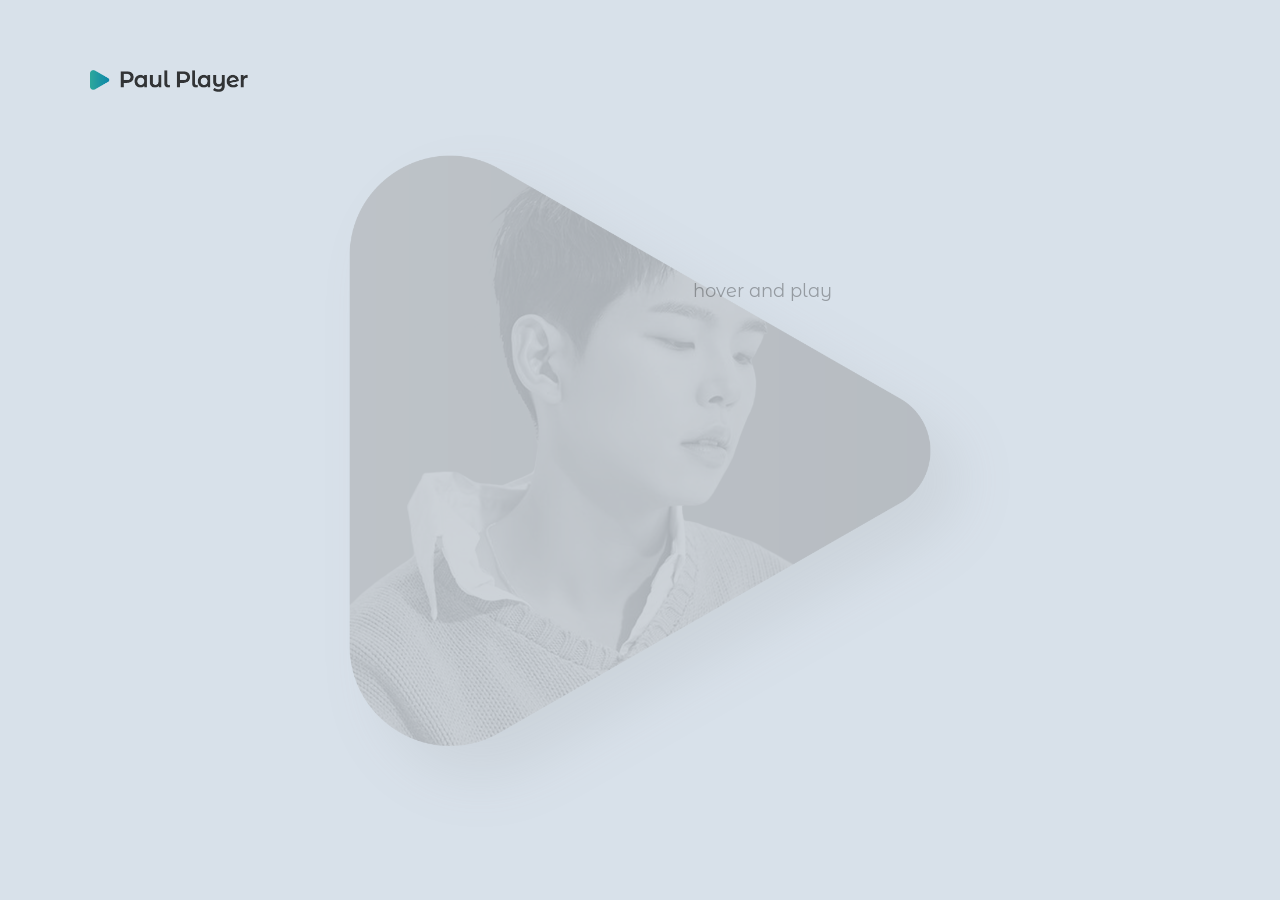
<file: index.html>
<!DOCTYPE html>
<html lang="ko">
<head>
    <meta charset="UTF-8">
    <meta name="viewport" content="width=device-width, initial-scale=1.0">
    <title>Paul Player</title>
    <link href="https://fonts.googleapis.com/css2?family=Montserrat+Alternates:wght@200;300;400;500;600;700&family=Noto+Sans+KR:wght@300;400;500;700&display=swap" rel="stylesheet">
    <link rel="stylesheet" type="text/css" href="./css/style.css"/>
</head>
<body>
    <div id="wrap">
        <h1><a href="./main.html"><img src="./img/logo.png" alt = "logo" class="img-logo" width="158"></a></h1>
        <div id="paul-player">
            <a class="imgA" href="./paulkim.html"><img src = "./img/paulplayer.png" alt = "paulplayer" class="img-paulplayer"/></a>
            <h1 class="h1-paul">Paul Kim</h1>
            <img src = "./img/pause.png" alt = "pause" class="img-pause"/>
            <div class="music-graph-all">
                <div class="graph" >Graph</div>
                <div class="graph" >Graph</div>
                <div class="graph" >Graph</div>
                <div class="graph" >Graph</div>
                <div class="graph" >Graph</div>
            </div>
            <h1 class="h1-player">Player</h1>
            <img src = "./img/stop.png" alt = "stop" class="img-stop"/>
            <p>hover and play</p>
        </div>
    </div>
    <script type="text/javascript" src="./js/Mainscript.js"></script>
</body>
</html>
</file>
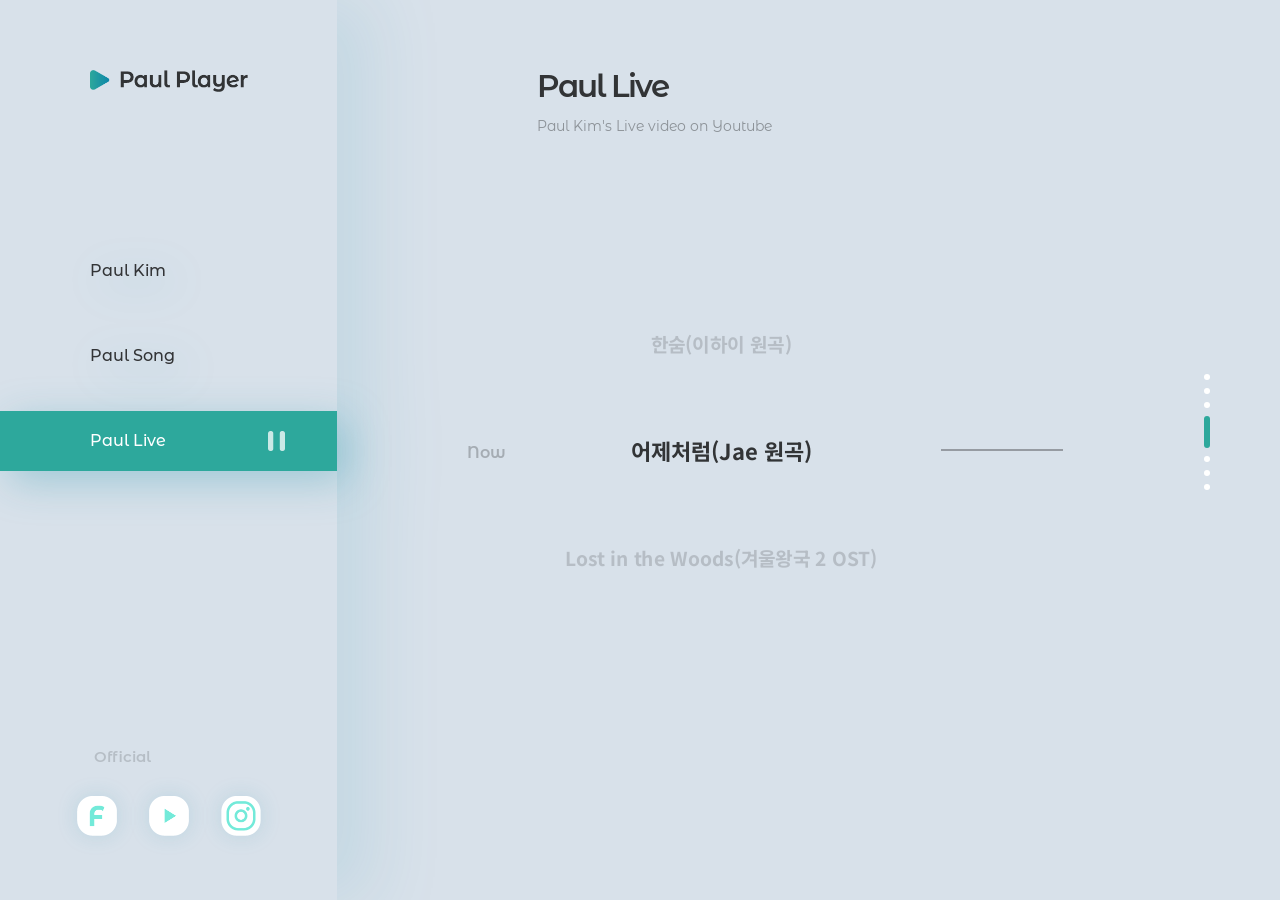
<file: live.html>
<!DOCTYPE html>
<html lang="ko">
<head>
    <meta charset="UTF-8">
    <meta name="viewport" content="width=device-width, initial-scale=1.0">
    <title>Paul Player_Live</title>
    <link href="https://fonts.googleapis.com/css2?family=Montserrat+Alternates:wght@200;300;400;500;600;700&family=Noto+Sans+KR:wght@300;400;500;700&display=swap" rel="stylesheet">
    <link rel="stylesheet" type="text/css" href="./css/headerStyle.css"/>
    <link rel="stylesheet" type="text/css" href="./css/live.css"/>
</head>
<body>
    <div id="wrap">
        <header>
            <h1><a href="./index.html"><img src="./img/logo.png" class="img-logo" alt = "logo" width="158"></a></h1>
            <nav>
                <ul>
                    <a href="./paulkim.html" class="nav-paul" target = "_self">Paul Kim<img src="./img/pause.png" class="nav-pause" alt = "nav-pause" height = "20" /></a>
                    <a href="./song.html" class="nav-song" target = "_self">Paul Song<img src="./img/pause.png" class="nav-pause" alt = "nav-pause" height = "20" /></a>
                    <a href="./live.html" class="nav-live" target = "_self">Paul Live<img src="./img/pause.png" class="nav-pause" alt = "nav-pause" height = "20" /></a>
                </ul>
            </nav>
            
            <div class="official-container">
                <h2>Official</h2>
                <div id = "official-btn">
                    <a href="https://ko-kr.facebook.com/hoonhoonpaul/" target = "_blank"><img src="./img/facebook.png" class = "img-facebook "alt = "facebook" width="40" /></a>
                    <a href="https://www.youtube.com/channel/UCFjKZImEGGPqOz7P9UZ0IlQ" target = "_blank"><img src="./img/youtube.png" class = "img-youtube "alt = "youtube" width="40" /></a>
                    <a href="https://www.instagram.com/pkalbum/?hl=ko" target = "_blank"><img src="./img/instagram.png" class = "img-instagram "alt = "instagram" width="40" /></a>
                </div>
            </div>
        </header>
        <main>
            <div id = "livePage">
                <h2>Paul Live</h2>
                <p>Paul Kim's Live video on Youtube</p>
            </div>
            <div class="live-content">
                <p>Now</p>
                <div class = "live-area">
                    <div class="live-title">
                        <h3>여름밤(Herz Analog 원곡)</h3>
                        <h3>꽃길(김세정 원곡)</h3>
                        <h3>한숨(이하이 원곡)</h3>
                        <h3>어제처럼(Jae 원곡)</h3>
                        <h3>Lost in the Woods(겨울왕국 2 OST)</h3>
                        <h3>Day by Day(As One 원곡)</h3>
                        <h3>I'm not the Only One(Sam Smith 원곡)</h3>
                    </div>
                </div>
                <hr/>
                <div class="live-video">
                    <!-- live video content 영역(ifram) -->
                    <iframe width="640" height="360" src="https://www.youtube.com/embed/LjRM8huiOFw?controls=2" frameborder="0" allow="accelerometer; autoplay; encrypted-media; gyroscope; picture-in-picture" allowfullscreen></iframe>
                    <iframe width="640" height="360" src="https://www.youtube.com/embed/r13bBaKoQc4?controls=2" frameborder="0" allow="accelerometer; autoplay; encrypted-media; gyroscope; picture-in-picture" allowfullscreen></iframe>
                    <iframe width="640" height="360" src="https://www.youtube.com/embed/pnrux-ZrGXE?controls=2" frameborder="0" allow="accelerometer; autoplay; encrypted-media; gyroscope; picture-in-picture" allowfullscreen></iframe>
                    <iframe width="640" height="360" src="https://www.youtube.com/embed/hJHdy2Y4yHE?controls=2" frameborder="0" allow="accelerometer; autoplay; encrypted-media; gyroscope; picture-in-picture" allowfullscreen></iframe>
                    <iframe width="640" height="360" src="https://www.youtube.com/embed/KfIFSJw65zc?controls=2" frameborder="0" allow="accelerometer; autoplay; encrypted-media; gyroscope; picture-in-picture" allowfullscreen></iframe>
                    <iframe width="640" height="360" src="https://www.youtube.com/embed/vbAiJH1A2iA?controls=2" frameborder="0" allow="accelerometer; autoplay; encrypted-media; gyroscope; picture-in-picture" allowfullscreen></iframe>
                    <iframe width="640" height="360" src="https://www.youtube.com/embed/zQGtlVsaRJ4?controls=2" frameborder="0" allow="accelerometer; autoplay; encrypted-media; gyroscope; picture-in-picture" allowfullscreen></iframe>
                </div>
                <div class="loading_con">
                    <img src="./img/y_loding.png" width="34" alt="로딩이미지"/>
                    <p>Loading videos</p>
                </div>
            </div>
            <div class="youtube-status-container">
                <div>
                    <div class="y-status ">ys</div>
                    <div class="y-status ">ys</div>
                    <div class="y-status ">ys</div>
                    <div class="y-status ">ys</div>
                    <div class="y-status ">ys</div>
                    <div class="y-status ">ys</div>
                    <div class="y-status ">ys</div>
                </div>
            </div>
        </main>
    </div>
    <script type="text/javascript" src="./js/HeaderScript.js"></script>
    <script type="text/javascript" src="./js/Livescript.js"></script>
</body>
</html>
</file>
<file: css/style.css>
*{margin:0;padding:0;font-family: 'Montserrat Alternates', sans-serif;}

/* font-family: 'Noto Sans KR', sans-serif; */
body{background-color:#d8e1ea;overflow:hidden;}


body > div > h1 > a > img{ width:158px;margin-top:70px;margin-left:90px;}

div#wrap > h1 {
    animation-duration: 0.7s;
    animation-fill-mode: forwards;
}
@keyframes UnloadPaulLogo{
    0%{
        opacity:1;
        transform:translateX(0);
    }
    100%{
        opacity:0;
        transform:translateX(-50px);
    }
}

#paul-player{
    opacity:1;
    animation-iteration-count: 1;
    animation-duration: 1s;
    animation-fill-mode: forwards;
    animation-timing-function:ease-in-out;
}
@keyframes UnloadPaulImage{
    0%{
        opacity:1;
    }
    100%{
        opacity:0;
    }
}

#paul-player > .imgA > img.img-paulplayer {
    width:582px;position:absolute;left:50%;top:50%;margin-left:-291px;margin-top:-295px; z-index:0;
    filter : drop-shadow(30px 30px 30px #148ea660) grayscale(100%) saturate(0) brightness(125%) contrast(50%);
    
    cursor:pointer;

    opacity:0.4;
    transition:All 1s ease;
    animation-name :loadPaulImage;
    animation-duration: 0.7s;
    animation-timing-function:ease-in-out;

}
@keyframes loadPaulImage{
    0%{
        opacity:0;
        transform: translateY(50px) scale(0.9);
    }
    100%{
        opacity:0.4;
        transform: translateY(0) scale(1);
    }
}

#paul-player > h1 {font-size:75px;font-weight:600;color:#323436;letter-spacing:-5.5px;z-index:1;}
#paul-player > h1.h1-paul {
    position:absolute;/*left:22.5%;top:300px;*/
    left:7%; top:300px;
    opacity:0;
    transition:All 0.8s ease;
}
#paul-player > h1.h1-player {
    position:absolute;/*right:32%;bottom:250px;*/
    right:17%; bottom:250px;
    opacity:0;
    transition:All 1s ease;
}

#paul-player > img.img-pause {
    width:128px; position:absolute;margin-top:-37px;/*opacity:0.3;top:300px; left:calc(22.5% - 55px);*/
    left :15.5%;
    top: 250px;
    opacity:0;
    transition:All 1.5s ease;
    /* animation-name: micro-moving; */
    animation-duration:5s;
    animation-fill-mode: forwards;
    animation-iteration-count: infinite;
    animation-timing-function: linear;
}
@keyframes micro-moving{
    0%{
        transform:translateX(0) translateY(0) scale(1);
        opacity:0.3;
    }
    25%{
        transform:translateX(17px) translateY(0) scale(0.95);
        opacity:0.05;
    }
    50%{
        transform:translateX(17px) translateY(17px) scale(1);
        opacity:0.3;
    }
    75%{
        transform:translateX(0) translateY(17px) scale(0.95);
        opacity:0.05;
    }
    100%{
        transform:translateX(0) translateY(0) scale(1);
        opacity:0.3;
    }
}
@keyframes unLoadMicro{
    0%{
        opacity:0.3;
    }
    100%{
        opacity:0;
    }
}
#paul-player > img.img-stop {
    width:151px; position:absolute;margin-bottom:-37px;/* bottom:250px; opacity:0.3; right:calc(32% - 200px);*/
    bottom:200px;
    right :17%;
    opacity:0;
    transition:All 1.5s ease;
    animation-duration:5s;
    animation-fill-mode: forwards;
    animation-iteration-count: infinite;
    animation-timing-function: linear;
}

#paul-player > div.music-graph-all {
    display:flex; position:absolute;height:42px;overflow:hidden;/*right:32%;bottom:330px;*/
    right:27%; bottom:330px;
    opacity:0;
    transition:all 1s;
}
#paul-player > div.music-graph-all > div.graph {
    font-size:0;border:none;
    /* border-left:7px solid #29a49d; */
    width: 7px;background:linear-gradient(to bottom, #43bdb7 0%,#094974 70%);
    height:80px;margin-right:6px;opacity:0.6;
    animation-name: music-graph;
    animation-iteration-count: infinite;
    animation-fill-mode: forwards;
    animation-timing-function:ease-out;
}
#paul-player > div.music-graph-all > div.graph:nth-child(1){ animation-duration:0.6s; }
#paul-player > div.music-graph-all > div.graph:nth-child(2){ animation-duration:0.9s; }
#paul-player > div.music-graph-all > div.graph:nth-child(3){ animation-duration:0.4s; }
#paul-player > div.music-graph-all > div.graph:nth-child(4){ animation-duration:0.7s; }
#paul-player > div.music-graph-all > div.graph:nth-child(5){ animation-duration:1s; }

@keyframes music-graph{
    0%{
        margin-top:60%;
    }
    50%{
        margin-top:10%;
    }
    100%{
        margin-top:60%;
    }
}

#paul-player > p{
    font-size:18px;color:#323436;opacity:0.4;position:absolute;top:280px;right:35%;
    transition:All 0.5s ease;
    /* animation-name :loadPaulImage; */

    animation-duration: 0.71s;
    animation-fill-mode: forwards;
    animation-timing-function:ease-in-out;
    
}
</file>
<file: css/headerStyle.css>
*{margin:0;padding:0; font-family: 'Montserrat Alternates', sans-serif;letter-spacing:normal;}
html,body{height:100%;background-color:#d8e1ea;}

a { color:white;}

#wrap{display:flex;height:100%;}

header {
    z-index:2;background-color:#d8e1ea;width:337px;
    filter: drop-shadow(34px 0px 34px rgba(20, 142, 166, 0.1));position:relative;
    animation-name:onLoadHeader;
    animation-duration: 1.2s;
    animation-fill-mode: forwards;
    animation-iteration-count: 1;
    animation-timing-function: ease;
    opacity:0;
}
@keyframes onLoadHeader{
    0%{
        opacity:0;
        transform:translateX(-100px);
    }
    100%{
        opacity:1;
        transform:translateX(0);
    }
}
@keyframes unLoadHeader{
    0%{
        opacity:1;
        transform:translateX(0);
    }
    100%{
        opacity:0;
        transform:translateX(-100px);
    }
}

header > h1 {width:158px;margin: 70px auto 0 auto;}
header > h1 > a {line-height:0;vertical-align: top;}

header > nav {margin-top:132px;}
header > nav > ul {width:337px;height:100%;}
header > nav > ul > a {
    /* background-color:#2da89c; */transition : all 0.6s ease-in;
    height:60px;list-style:none;position:relative;
    filter: drop-shadow(10px 10px 20px rgba(20, 142, 166, 0.3));
    cursor: pointer;
    margin-top:25px;
    display:block;
    opacity:0;
    animation-name: onLoadNav;
    animation-duration: 0.4s;
    animation-iteration-count: 1;
    animation-fill-mode: forwards;
    
}
header > nav > ul > a:nth-child(1){animation-delay:0.1s;}
header > nav > ul > a:nth-child(2){animation-delay:0.25s;}
header > nav > ul > a:nth-child(3){animation-delay:0.4s;}
@keyframes onLoadNav{
    0%{
        opacity:0;
        transform:translateX(-35px);
    }
    100%{
        opacity:1;
        transform:translateX(0);
    }
}

header > nav > ul > a {
    /*color:white;*/font-size:16px;font-weight:500;color:#323436;transition: all 0.4s;
    vertical-align:middle;line-height:60px;text-decoration:none;padding-left:89.5px;
}
header > nav > ul > a > img {
    height:20px;
    position:absolute;right:52px;top:calc(50% - 10px);opacity:0.75;vertical-align:bottom;
}

header > div.official-container {width:184px;position:absolute;bottom:60px;left:calc(50% - 92px);}
header > div.official-container > h2 {
    color:#55595d;font-size:15px;font-weight:600;opacity:0.25;margin-bottom:30px;margin-left:17px;
    animation-name: onLoadOfficial-h2;
    animation-duration: 0.6s;
    animation-delay:0.1s;
    animation-iteration-count: 1;
    animation-fill-mode: forwards;
    animation-timing-function: ease-out;
}
@keyframes onLoadOfficial-h2{
    0%{
        opacity:0;
        transform:translateY(25px);
    }
    100%{
        opacity:0.25;
        transform:translateY(0);
    }
}
header > div.official-container > div#official-btn {display:flex;justify-content: space-between;}
header > div.official-container > div#official-btn > a > img {
    width:40px;filter : drop-shadow(0px 0px 10px rgba(20, 142, 166, 0.15)) blur(0);;
    transition:all 0.7s ease;
    transform:scale(1);
    opacity:0;
    animation-name: onLoadOfficial-btn;
    animation-duration: 0.3s;
    animation-iteration-count: 1;
    animation-fill-mode: forwards;
    animation-timing-function: ease-out;
}
@keyframes onLoadOfficial-btn{
    0%{
        opacity:0;
        transform:translateY(25px);
    }
    100%{
        opacity:1;
        transform:translateY(0);
    }
}

div#official-btn > a > img.img-facebook {animation-delay:0.3s;}
div#official-btn > a > img.img-youtube {animation-delay:0.45s;}
div#official-btn > a > img.img-instagram {animation-delay:0.6s;}

header > div.official-container > div#official-btn > a > img:hover {
    filter: drop-shadow(0px 0px 10px rgba(20, 142, 166, 0.15)) blur(1px);
    transform:scale(1.1);
    opacity:0.8;
}
</file>
<file: css/live.css>
*{letter-spacing:normal;}


h3 { font-family: 'Noto Sans KR', sans-serif;}

main {background-color:#d8e1ea;width:calc(100% - 337px);overflow:hidden;height:100%;position:relative;}
main > div#livePage {position:relative;left:200px;top:70px;}
main > div#livePage > h2 {color:#323436;font-size:31px;font-weight:600;letter-spacing:-2px;line-height:33px;}
main > div#livePage > p {color:#323436;font-size:14px;font-weight:400;opacity:0.45;margin-top:15px;line-height:16px;}

main > div.live-content {display:flex;align-items:center;height:100%;position:absolute;top:0;left:130px;}
main > div.live-content > p {color:#323436;font-size:16px;font-weight:600;opacity:0.3;margin:5px 10px 0 0;}

main > div.live-content > .live-area {height:270px;width:410px;overflow:hidden;display:flex;align-items: center;}
main > div.live-content > .live-area > div.live-title {
    width:100%;position:relative;top:0;
    transition: all 0.4s ease-in;
}
main > div.live-content > .live-area > div.live-title > h3 {
    color:#323436;font-size:22px;font-weight:700;margin-bottom:75px;text-align:center;
    transition: all 0.4s;
    transition-delay:0.3s;
}
main > div.live-content > .live-area > div.live-title > h3:last-child {margin-bottom:0;}


main > div.live-content > hr {
     width:120px;border:none;border:1px solid #323436;margin:0 15px;opacity:0.4;
     
     transition:all 0.4s ease-in-out;
    }

main > div.live-content > div.live-video {
    margin-left:20px;position:relative;top:0;
    transition: all 0.4s ease-in;
}
main > div.live-content > div.live-video > iframe {
    display:block; margin:162px 0;
    filter: drop-shadow(0 0 30px rgba(20, 142, 166, 0.6));
    transition: all 0.4s;
    transition-delay:0.3s;
    border-radius:25px;
}
.loading_con {
    width:100px;text-align:center;margin-top:14px;position:absolute;right:21.3%;
    animation-duration: 1.6s;
    animation-timing-function: ease;
    /* animation-iteration-count:4; */
    animation-fill-mode: forwards;
}
.loading_con > p {
    font-size:12px;margin-top:8px;font-weight:400;opacity:0.75;
    animation-duration: 2s;
    animation-name:microP;
    animation-timing-function: ease;
    animation-iteration-count:4;
    animation-fill-mode: forwards;
}
@keyframes microP{
    0%{
        opacity:0.4;
    }
    50%{
        opacity:0.75;
    }
    100%{
        opacity:0.4;
    }
}
.loading_con > img {
    /* animation-name:LoadingRota; */
    animation-duration: 1.6s;
    animation-timing-function: ease;
    /* animation-iteration-count:4; */
    animation-fill-mode: forwards;
}
@keyframes LoadingRota{
    0%{
        transform:rotateZ(0);
    }
    100%{
        transform:rotateZ(-360deg);
    }
}
@keyframes unLoadLoadingRota{
    0%{
        opacity:1;
    }
    100%{
        opacity:0;
    }
}

.youtube-status-container {position:absolute;width:6px;height:160px;top:50%;right:70px;transform:translateY(-50%);}
.youtube-status-container > div {display:flex;width:100%;height:100%;flex-direction:column;}
.youtube-status-container > div > .y-status {
    margin:4px 0;
    font-size:0;width:6px;height:6px;border-radius:50px;
    transition : all 1.2s ease-in-out;
    background-color:white;
}

/*페이지 전환 애니메이션*/

#livePage {
    animation-name:onLoadlivepageTitle;
    animation-duration: 1.6s;
    animation-timing-function: ease;
    animation-fill-mode: forwards;
}
@keyframes onLoadlivepageTitle{
    0%{
        opacity:0;
        transform:translateY(-50px);
    }
    100%{
        opacity:1;
        transform:translateY(0);
    }
}
@keyframes unLoadlivepageTitle{
    0%{
        opacity:1;
        transform:translateY(0);
    }
    100%{
        opacity:0;
        transform:translateY(-50px);
    }
}

/*라이브 영상 타이틀 애니메이션*/

.live-content{
    animation-name:onLoadlive_content;
    animation-duration: 1.2s;
    animation-timing-function: ease;
    animation-fill-mode: forwards;
}
@keyframes onLoadlive_content{
    0%{
        opacity:0;
        transform:translateX(-70px);
    }
    100%{
        opacity:1;
        transform:translateX(0);
    }
}
@keyframes unLoadlive_content{
    0%{
        opacity:1;
        transform:translateX(0);
    }
    100%{
        opacity:0;
        transform:translateX(70px);
    }
}

.live-video{
    opacity:0;
    /* animation-name:onLoadlive_video; */
    animation-duration: 1s;
    animation-timing-function: ease;
    animation-fill-mode: forwards;
}
@keyframes onLoadlive_video{
    0%{
        opacity:0;
        transform:translateX(70px);
    }
    100%{
        opacity:1;
        transform:translateX(0);
    }
}

.youtube-status-container{
    animation-name:onLoadYst;
    animation-duration: 1.5s;
    animation-timing-function: ease;
    animation-fill-mode: forwards;
}

@keyframes onLoadYst{
    0%{
        opacity:0;
    }
    100%{
        opacity:1;
    }
}

@keyframes unLoadYst{
    0%{
        opacity:1;
    }
    100%{
        opacity:0;
    }
}
</file>
